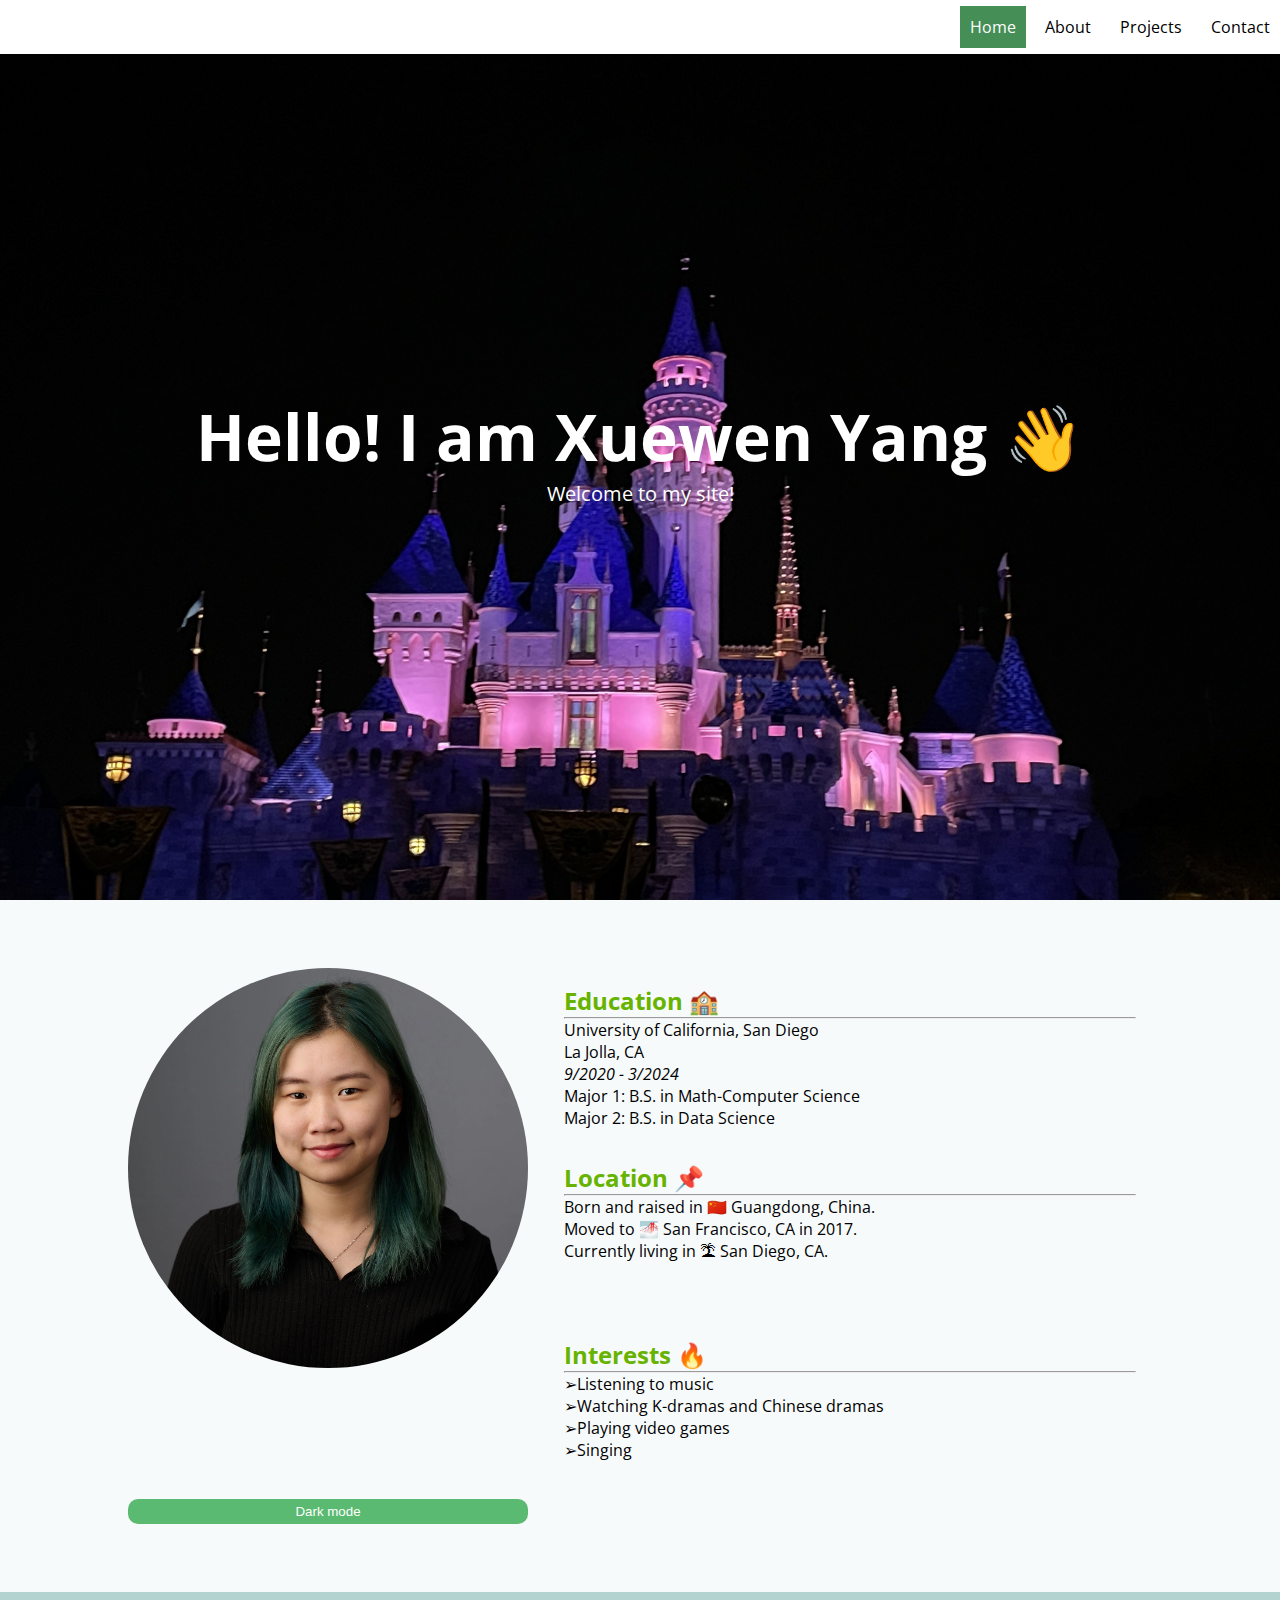
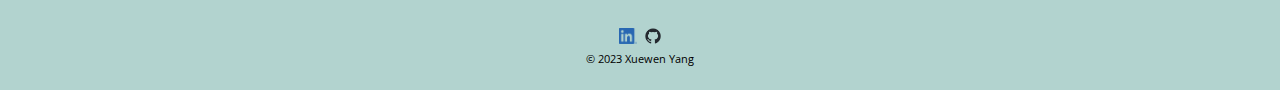
<file: index.html>
<!DOCTYPE html>
<html lang="en">
    <head>
        <meta charset="UTF-8">
        <title>Portfolio</title>
        <meta name="description"
            content="Portfolio Web page built by Xuewen Yang">
        <meta name="author" content="Xuewen Yang">
        <meta name="viewport" content="width=device-width, initial-scale=1.0">
        <link href="https://fonts.googleapis.com/css?family=Open+Sans"
            rel="stylesheet">
        <link type="text/css" href="css/styles.css" rel="stylesheet">
        <link type="text/css" href="css/styles-home.css" rel="stylesheet"
            !important>
        <link href="#" rel="icon">
        <script src="#"></script>
    </head>
    <body>
        <header>
            <h1>Hello! I am Xuewen Yang &#128075;</h1>
            <h3>Welcome to my site!</h3>
            <input type="checkbox" id="side-menu">
            <label class="hamburger" for="side-menu">
                <span class="hamb-line"></span>
                <span class="hamb-line"></span>
                <span class="hamb-line"></span>
            </label>
            <nav>
                <ul>
                    <li><a href="index.html" class="nav-home">Home</a></li>
                    <li><a href="/pages/about.html" class="nav-about">About</a></li>
                    <li><a href="/pages/projects.html" class="nav-project">Projects</a></li>
                    <li><a href="/pages/contact.html" class="nav-contact">Contact</a></li>
                </ul>
            </nav>
        </header>

        <main>
            <button id="mode">Dark mode</button>
            <picture class="headshot">
                <source srcset="../media/headshot.webp" type="image/webp">
                <img src="../media/headshot.jpg" alt="Headshot of Xuewen Yang" />
            </picture>
            <section class="education">
                <h2>Education &#127979;</h2>
                <hr />
                <p>University of California, San Diego</p>
                <p>La Jolla, CA</p>
                <p><em>9/2020 - 3/2024</em></p>
                <p>Major 1: B.S. in Math-Computer Science</p>
                <p>Major 2: B.S. in Data Science</p>
            </section>
            <section class="location">
                <h2>Location &#128204;</h2>
                <hr />
                <p>Born and raised in &#127464;&#127475; Guangdong, China.</p>
                <p>Moved to &#127745; San Francisco, CA in 2017.</p>
                <p>Currently living in &#127965; San Diego, CA.</p>
            </section>
            <section class="interests">
                <h2>Interests &#128293;</h2>
                <hr />
                <ul>
                    <li>Listening to music</li>
                    <li>Watching K-dramas and Chinese dramas</li>
                    <li>Playing video games</li>
                    <li>Singing</li>
                </ul>
            </section>
        </main>

        <footer>
            <div id="footer-logo">
                <a href="https://www.linkedin.com/in/xuewen-daphne-yang/"
                    target="_blank"><img src="../media/linkedin-icon.png"
                        alt="linkedin profile"></a>
                <a href="https://github.com/daphneyyy" target="_blank"><img
                        src="../media/github-icon.png" alt="github profile"></a>
            </div>
            <span>&copy; 2023 Xuewen Yang</span>
        </footer>
        <script src="js/scripts.js"></script>
    </body>
</html>
</file>
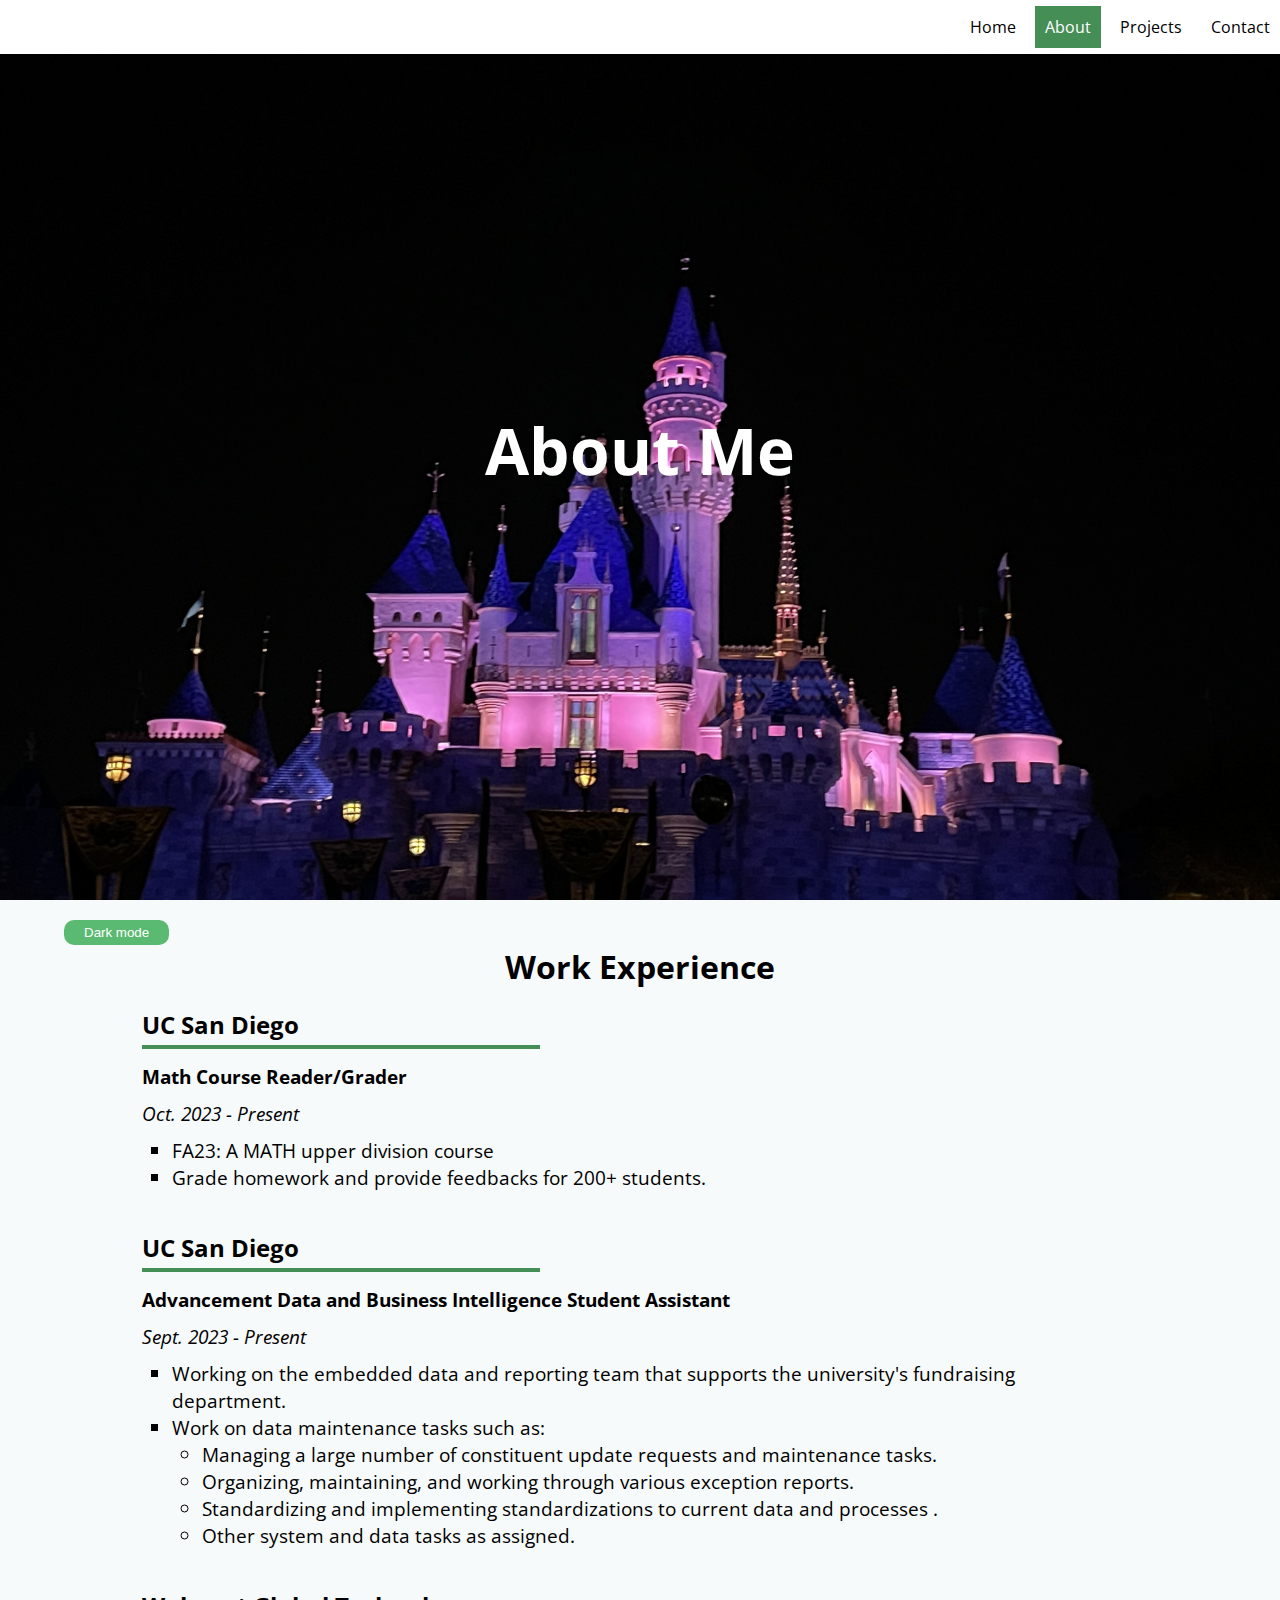
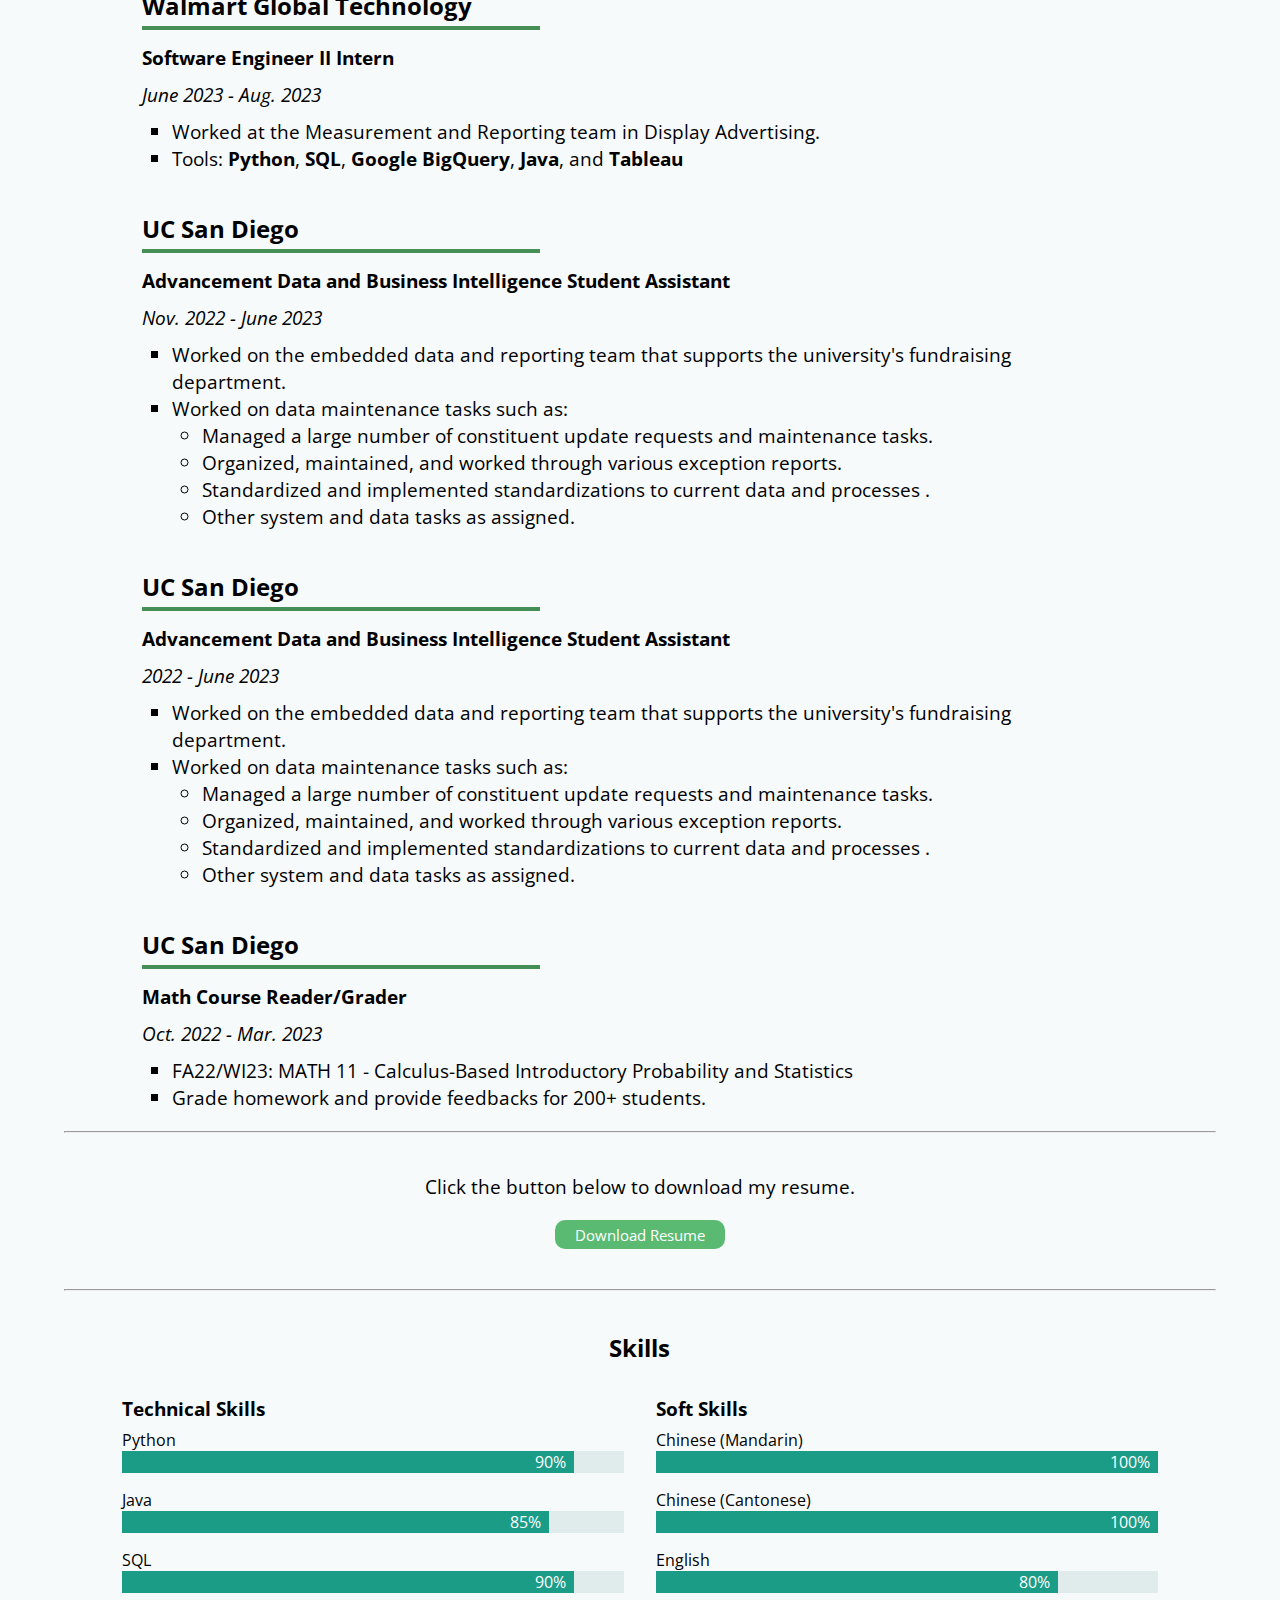
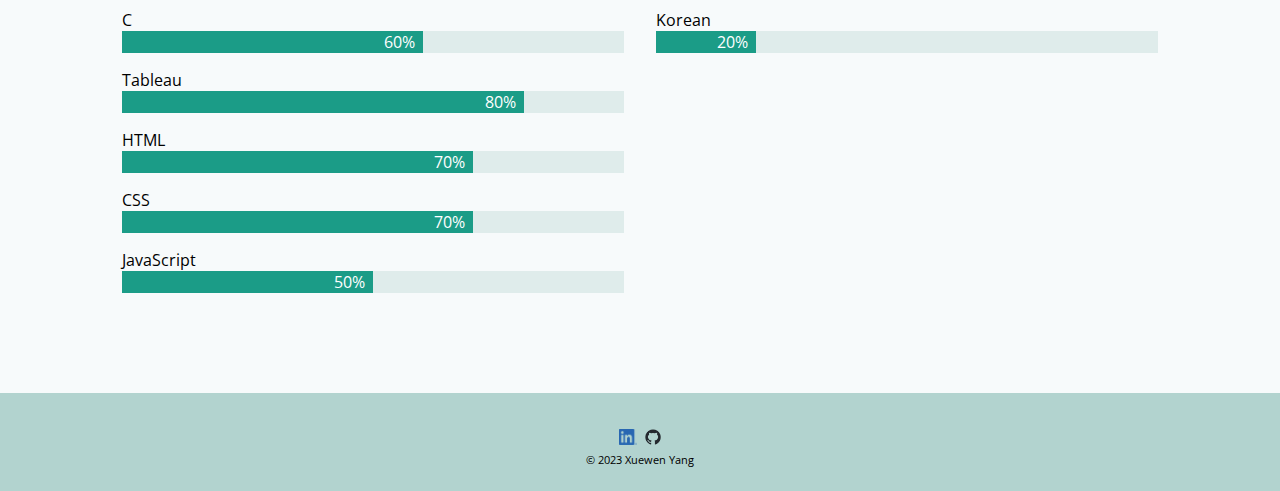
<file: pages/about.html>
<!DOCTYPE html>
<html lang="en">
    <head>
        <title>About Me</title>
        <meta name="viewport" content="width=device-width, initial-scale=1.0">
        <link href="https://fonts.googleapis.com/css?family=Open+Sans"
            rel="stylesheet">
        <link type="text/css" href="../css/styles.css" rel="stylesheet">
        <link type="text/css" href="../css/styles-about.css" rel="stylesheet">
    </head>
    <body>
        <header>
            <h1>About Me</h1>
            <input type="checkbox" id="side-menu">
            <label class="hamburger" for="side-menu">
                <span class="hamb-line"></span>
                <span class="hamb-line"></span>
                <span class="hamb-line"></span>
            </label>
            <nav>
                <ul>
                    <li><a href="../index.html" class="nav-home">Home</a></li>
                    <li><a href="about.html" class="nav-about">About</a></li>
                    <li><a href="projects.html" class="nav-project">Projects</a></li>
                    <li><a href="contact.html" class="nav-contact">Contact</a></li>
                </ul>
            </nav>
        </header>
        <main>
            <button id="mode">Dark mode</button>
            <section class="work">
                <h2>Work Experience</h2>
                <ul>
                    <li>
                        <h3>UC San Diego</h3>
                        <p><strong>Math Course Reader/Grader</strong></p>
                        <p>Oct. 2023 - Present</p>
                        <ul class="work-description">
                            <li>FA23: A MATH upper division course</li>
                            <li>Grade homework and provide feedbacks for
                                200+ students.</li>
                        </ul>
                    </li>
                    <li>
                        <h3>UC San Diego</h3>
                        <p><strong>Advancement Data and Business
                                Intelligence Student Assistant</strong></p>
                        <p>Sept. 2023 - Present</p>
                        <ul class="work-description">
                            <li>Working on the embedded data and reporting team
                                that supports the university's fundraising
                                department.</li>
                            <li>Work on data maintenance tasks such as:
                                <ul>
                                    <li>Managing a large number of constituent
                                        update requests and maintenance tasks.</li>
                                    <li>Organizing, maintaining, and working
                                        through various exception reports.</li>
                                    <li>Standardizing and implementing
                                        standardizations to current data and
                                        processes .</li>
                                    <li>Other system and data tasks as assigned.</li>
                                </ul>
                            </li>
                        </ul>
                    </li>
                    <li>
                        <h3>Walmart Global Technology</h3>
                        <p><strong>Software Engineer II Intern</strong></p>
                        <p>June 2023 - Aug. 2023</i></p>
                        <ul class="work-description">
                            <li>Worked at the Measurement and Reporting team in Display Advertising.</li>
                            <li>Tools: <strong>Python</strong>, <strong>SQL</strong>,
                                <strong>Google BigQuery</strong>, <strong>Java</strong>,
                                and <strong>Tableau</strong></li>
                        </ul>
                    </li>
                    <li>
                        <h3>UC San Diego</h3>
                        <p><strong>Advancement Data and Business
                                Intelligence Student Assistant</strong></p>
                        <p>Nov. 2022 - June 2023</p>
                        <ul class="work-description">
                            <li>Worked on the embedded data and reporting team
                                that supports the university's fundraising
                                department.</li>
                            <li>Worked on data maintenance tasks such as:
                                <ul>
                                    <li>Managed a large number of constituent
                                        update requests and maintenance tasks.</li>
                                    <li>Organized, maintained, and worked
                                        through various exception reports.</li>
                                    <li>Standardized and implemented
                                        standardizations to current data and
                                        processes .</li>
                                    <li>Other system and data tasks as assigned.</li>
                                </ul>
                            </li>
                        </ul>
                    </li>
                    <li>
                        <h3>UC San Diego</h3>
                        <p><strong>Advancement Data and Business
                                Intelligence Student Assistant</strong></p>
                        <p>2022 - June 2023</p>
                        <ul class="work-description">
                            <li>Worked on the embedded data and reporting team
                                that supports the university's fundraising
                                department.</li>
                            <li>Worked on data maintenance tasks such as:
                                <ul>
                                    <li>Managed a large number of constituent
                                        update requests and maintenance tasks.</li>
                                    <li>Organized, maintained, and worked
                                        through various exception reports.</li>
                                    <li>Standardized and implemented
                                        standardizations to current data and
                                        processes .</li>
                                    <li>Other system and data tasks as assigned.</li>
                                </ul>
                            </li>
                        </ul>
                    </li>
                    <li>
                        <h3>UC San Diego</h3>
                        <p><strong>Math Course Reader/Grader</strong></p>
                        <p>Oct. 2022 - Mar. 2023</p>
                        <ul class="work-description">
                            <li>FA22/WI23: MATH 11 - Calculus-Based
                                Introductory Probability and Statistics</li>
                            <li>Grade homework and provide feedbacks for
                                200+ students.</li>
                        </ul>
                    </li>
                </ul>
            </section>
            <hr />
            <section class="resume">
                <p>Click the button below to download my resume.</p>
                <a href="../documents/Xuewen_Yang_Resume.pdf"
                    target="Xuewen_Yang_Resume.pdf" class="download-button">Download
                    Resume</a>
            </section>
            <hr />
            <section class="skills">
                <h2>Skills</h2>
                <div class="skills-container">
                    <div class="tech-skills">
                        <h3>Technical Skills</h3>
                        <div class="skill">
                            <p>Python</p>
                            <div class="skill-bar">
                                <div class="skill-level percent90">90%</div>
                            </div>
                        </div>
                        <div class="skill">
                            <p>Java</p>
                            <div class="skill-bar">
                                <div class="skill-level percent85">85%</div>
                            </div>
                        </div>
                        <div class="skill">
                            <p>SQL</p>
                            <div class="skill-bar">
                                <div class="skill-level percent90">90%</div>
                            </div>
                        </div>
                        <div class="skill">
                            <p>C</p>
                            <div class="skill-bar">
                                <div class="skill-level percent60">60%</div>
                            </div>
                        </div>
                        <div class="skill">
                            <p>Tableau</p>
                            <div class="skill-bar">
                                <div class="skill-level percent80">80%</div>
                            </div>
                        </div>
                        <div class="skill">
                            <p>HTML</p>
                            <div class="skill-bar">
                                <div class="skill-level percent70">70%</div>
                            </div>
                        </div>
                        <div class="skill">
                            <p>CSS</p>
                            <div class="skill-bar">
                                <div class="skill-level percent70">70%</div>
                            </div>
                        </div>
                        <div class="skill">
                            <p>JavaScript</p>
                            <div class="skill-bar">
                                <div class="skill-level percent50">50%</div>
                            </div>
                        </div>
                    </div>
                    <div class="soft-skills">
                        <h3>Soft Skills</h3>
                        <div class="skill">
                            <p>Chinese (Mandarin)</p>
                            <div class="skill-bar">
                                <div class="skill-level percent100">100%</div>
                            </div>
                        </div>
                        <div class="skill">
                            <p>Chinese (Cantonese)</p>
                            <div class="skill-bar">
                                <div class="skill-level percent100">100%</div>
                            </div>
                        </div>
                        <div class="skill">
                            <p>English</p>
                            <div class="skill-bar">
                                <div class="skill-level percent80">80%</div>
                            </div>
                        </div>
                        <div class="skill">
                            <p>Korean</p>
                            <div class="skill-bar">
                                <div class="skill-level percent20">20%</div>
                            </div>
                        </div>
                    </div>
                </div>
            </section>
        </main>

        <footer>
            <div id="footer-logo">
                <a href="https://www.linkedin.com/in/xuewen-daphne-yang/"
                    target="_blank"><img src="../media/linkedin-icon.png"
                        alt="linkedin profile"></a>
                <a href="https://github.com/daphneyyy" target="_blank"><img
                        src="../media/github-icon.png" alt="github profile"></a>
            </div>
            <span>&copy; 2023 Xuewen Yang</span>
        </footer>
        <script src="../js/scripts.js"></script>
    </body>
</html>
</file>
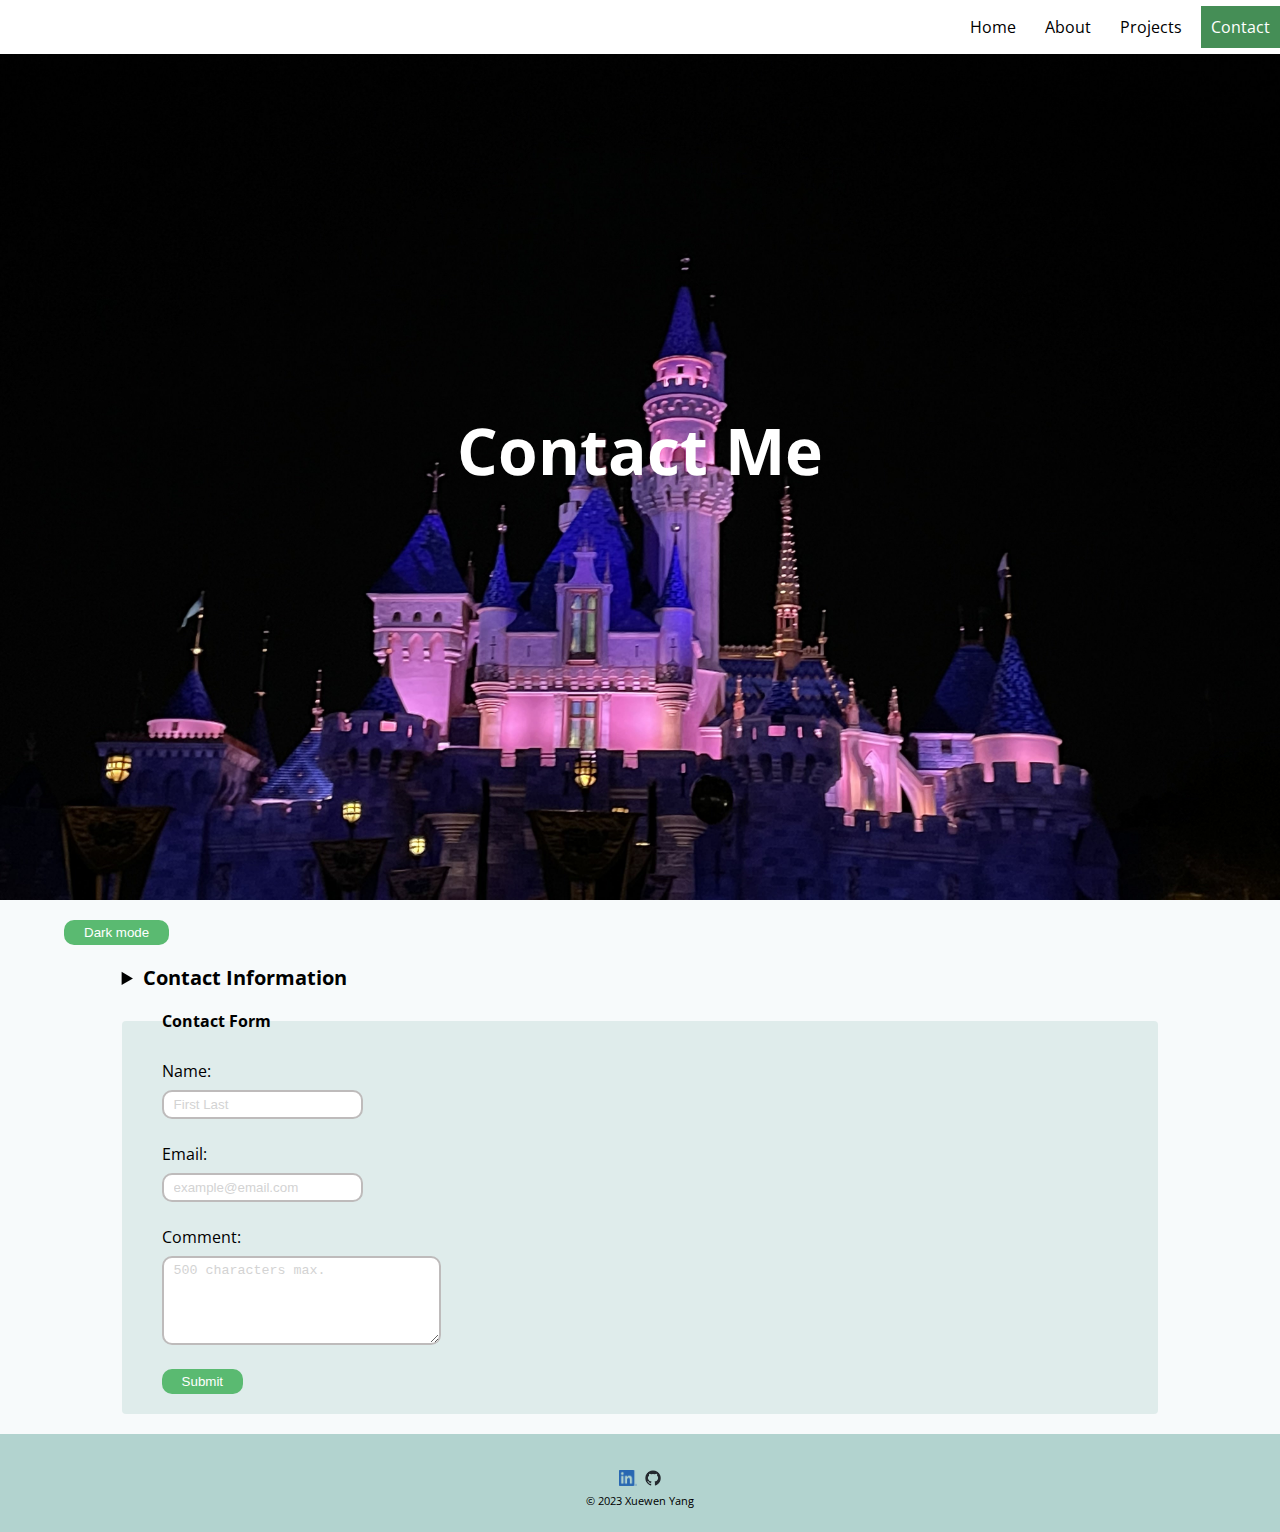
<file: pages/contact.html>
<!DOCTYPE html>
<html lang="en">
    <head>
        <title>Contact Me</title>
        <meta name="viewport" content="width=device-width, initial-scale=1.0">
        <link href="https://fonts.googleapis.com/css?family=Open+Sans"
            rel="stylesheet">
        <link type="text/css" href="../css/styles.css" rel="stylesheet">
        <link type="text/css" href="../css/styles-contact.css" rel="stylesheet">
    </head>
    <body>
        <header>
            <h1>Contact Me</h1>
            <input type="checkbox" id="side-menu">
            <label class="hamburger" for="side-menu">
                <span class="hamb-line"></span>
                <span class="hamb-line"></span>
                <span class="hamb-line"></span>
            </label>
            <nav>
                <ul>
                    <li><a href="../index.html" class="nav-home">Home</a></li>
                    <li><a href="about.html" class="nav-about">About</a></li>
                    <li><a href="projects.html" class="nav-project">Projects</a></li>
                    <li><a href="contact.html" class="nav-contact">Contact</a></li>
                </ul>
            </nav>
        </header>

        <main>
            <button id="mode">Dark mode</button>
            <details class="contact_info">
                <summary>Contact Information</summary>
                <p>Email: xuy001@ucsd.edu</p>
                <p>Email: xuewenyang1@gmail.com</p>
            </details>
            <form action="https://httpbin.org/post" method="post">
                <fieldset class="contact_form">
                    <legend><b>Contact Form</b></legend>
                    <div class="form_info">
                        <label for="last_name">Name:</label>
                        <input type="text" id="name" name="name" required
                            placeholder="First Last">
                        <div class="output-message">
                            <output class="error-message" for="name"></output>
                            <output class="info-message" for="name"></output>
                        </div>
                    </div>
                    <div class="form_info">
                        <label for="email">Email:</label>
                        <input type="email" id="email" name="email" required
                            placeholder="example@email.com">
                        <div class="output-message">
                            <output class="error-message" for="email"></output>
                            <output class="info-message" for="email"></output>
                        </div>
                    </div>
                    <div class="form_info">
                        <label for="comment">Comment:</label>
                        <textarea id="comment" name="comment" rows="5" cols="30"
                            maxlength="500"
                            required placeholder="500 characters max."></textarea>
                        <div class="output-message">
                            <output class="error-message" for="comment"></output>
                            <output class="info-message" for="comment"></output>
                        </div>
                    </div>
                    <input type="hidden" id="possible_bot" name="possible_bot"
                        value="true">
                    <button type="submit">Submit</button>
                </fieldset>
            </form>
        </main>

        <footer>
            <div id="footer-logo">
                <a href="https://www.linkedin.com/in/xuewen-daphne-yang/"
                    target="_blank"><img src="../media/linkedin-icon.png"
                        alt="linkedin profile" width="auto" height="40px"></a>
                <a href="https://github.com/daphneyyy" target="_blank"><img
                        src="../media/github-icon.png" alt="github profile"
                        width="auto" height="40px"></a>
            </div>
            <span>&copy; 2023 Xuewen Yang</span>
        </footer>
        <script src="../js/scripts.js"></script>
        <script src="../js/scripts-contact.js"></script>
    </body>
</html>
</file>
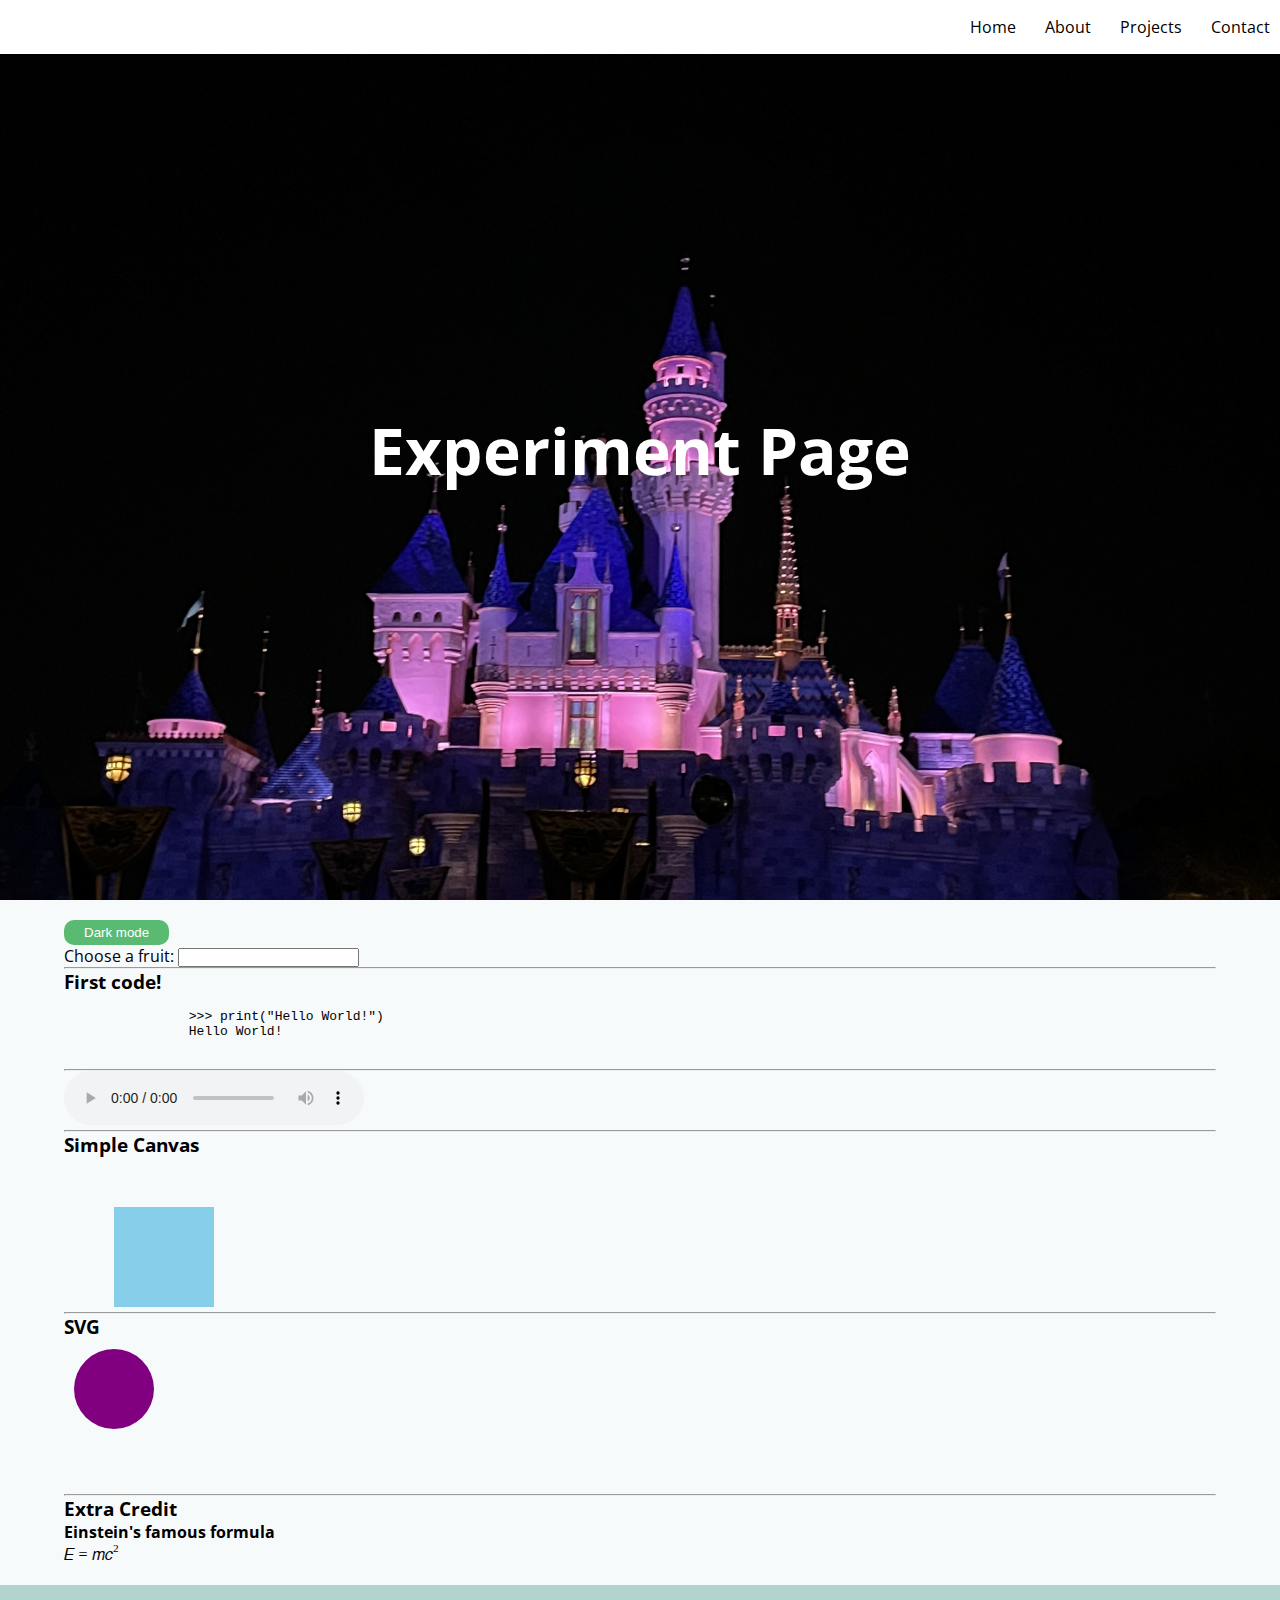
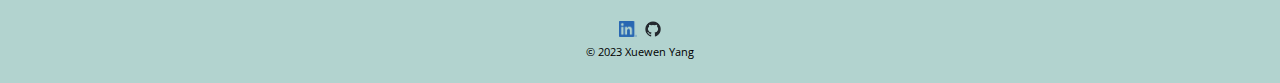
<file: pages/experiment.html>
<!DOCTYPE html>
<html lang="en">
<head>
    <title>Experiment</title>
    <meta name="viewport" content="width=device-width, initial-scale=1.0">
    <link href="https://fonts.googleapis.com/css?family=Open+Sans" rel="stylesheet">
    <link type="text/css" href="../css/styles.css" rel="stylesheet">
</head>
<body>
    <header>
        <h1>Experiment Page</h1>
        <input type="checkbox" id="side-menu">
        <label class="hamburger" for="side-menu">
            <span class="hamb-line"></span>
            <span class="hamb-line"></span>
            <span class="hamb-line"></span>
        </label>
        <nav>
            <ul>
                <li><a href="../index.html">Home</a></li>
                <li><a href="about.html">About</a></li>
                <li><a href="projects.html">Projects</a></li>
                <li><a href="contact.html">Contact</a></li>
<!--                <li><a href="experiment.html">Experiment</a></li>-->
            </ul>
        </nav>
    </header>

    <main>
        <button id="mode">Dark mode</button>
        <div>
            <label for="fruits">Choose a fruit:</label>
            <input list="fruitList" id="fruits" name="fruits">
            <datalist id="fruitList">
                <option value="Apple">
                <option value="Banana">
                <option value="Cherry">
                <option value="Grape">
                <option value="Orange">
            </datalist>
        </div>
        <hr>
        <div>
            <h3>First code!</h3>
            <pre>
                <code>
                >>> print("Hello World!")
                Hello World!
                </code>
            </pre>
        </div>
        <hr>
        <template>
            <p>Hello! This is a template!</p>
            <hr>
        </template>
        <audio controls>
            <source src="#" type="audio/mpeg">
            Your browser does not support the audio element.
        </audio>
        <hr>
        <div class="canvas">
            <h3>Simple Canvas</h3>
            <canvas id="myCanvas"></canvas>
            <script>
                var canvas = document.getElementById("myCanvas");
                var context = canvas.getContext("2d");
                context.fillStyle = "skyblue";
                context.fillRect(50, 50, 100, 100);
            </script>
        </div>
        <hr>
        <div>
            <h3>SVG</h3>
            <svg>
                <circle cx="50" cy="50" r="40" fill="purple" />
            </svg>
        </div>
        <hr>
        <section id="ec">
            <h3>Extra Credit</h3>
            <div>
                <h4>Einstein's famous formula</h4>
                <math>
                    <mrow>
                        <mi>E</mi>
                        <mo>=</mo>
                        <mi>m</mi>
                        <msup>
                            <mi>c</mi>
                            <mn>2</mn>
                        </msup>
                    </mrow>
                </math>
            </div>
        </section>
    </main>

    <footer>
        <div id="footer-logo">
            <a href="https://www.linkedin.com/in/xuewen-daphne-yang/" target="_blank"><img src="../media/linkedin-icon.png" alt="linkedin profile"></a>
            <a href="https://github.com/daphneyyy" target="_blank"><img src="../media/github-icon.png" alt="github profile"></a>
        </div>
        <span>&copy; 2023 Xuewen Yang</span>
    </footer>
    <script src="../js/scripts.js"></script>
</body>
</html>
</file>
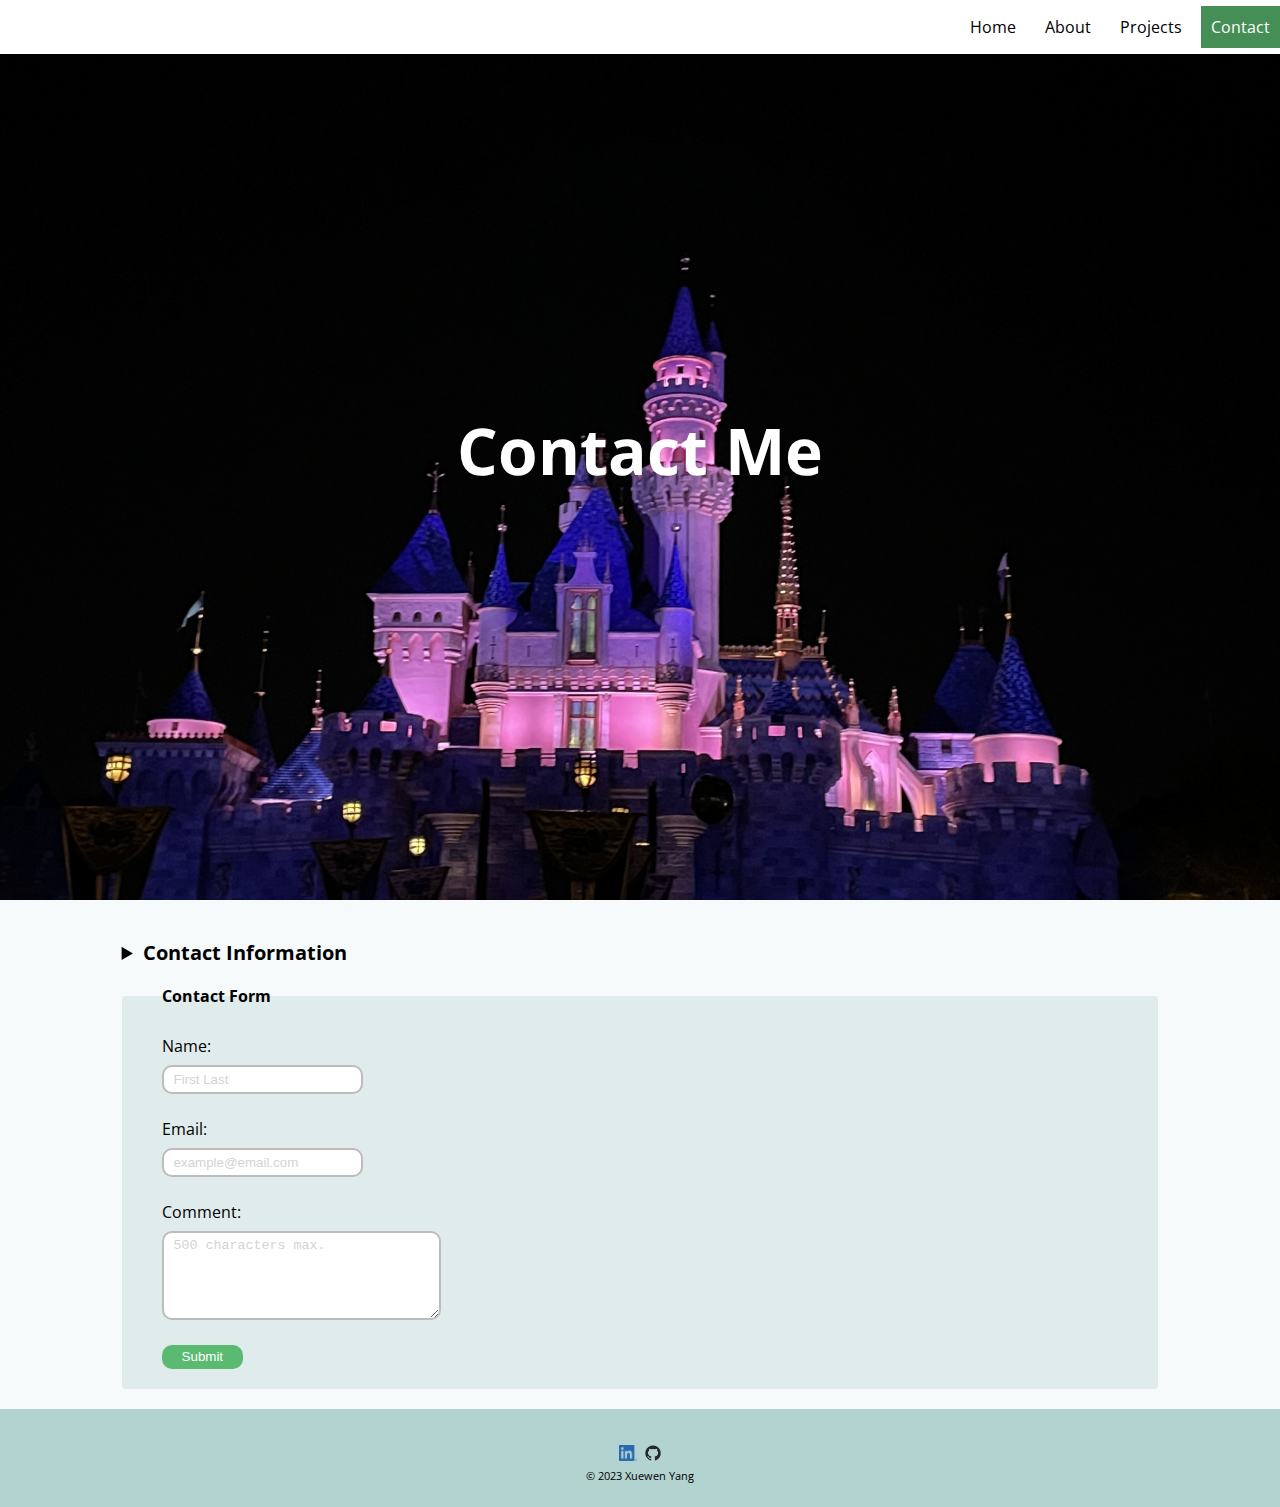
<file: pages/form-no-js.html>
<!DOCTYPE html>
<html lang="en">
    <head>
        <title>Contact Me</title>
        <meta name="viewport" content="width=device-width, initial-scale=1.0">
        <link href="https://fonts.googleapis.com/css?family=Open+Sans"
            rel="stylesheet">
        <link type="text/css" href="../css/styles.css" rel="stylesheet">
        <link type="text/css" href="../css/styles-contact.css" rel="stylesheet">
    </head>
    <body>
        <header>
            <h1>Contact Me</h1>
            <input type="checkbox" id="side-menu">
            <label class="hamburger" for="side-menu">
                <span class="hamb-line"></span>
                <span class="hamb-line"></span>
                <span class="hamb-line"></span>
            </label>
            <nav>
                <ul>
                    <li><a href="../index.html" class="nav-home">Home</a></li>
                    <li><a href="about.html" class="nav-about">About</a></li>
                    <li><a href="projects.html" class="nav-project">Projects</a></li>
                    <li><a href="contact.html" class="nav-contact">Contact</a></li>
                </ul>
            </nav>
        </header>

        <main>
            <details class="contact_info">
                <summary>Contact Information</summary>
                <p>Email: xuy001@ucsd.edu</p>
                <p>Email: xuewenyang1@gmail.com</p>
            </details>
            <form action="https://httpbin.org/post" method="post">
                <fieldset class="contact_form">
                    <legend><b>Contact Form</b></legend>
                    <div class="form_info">
                        <label for="last_name">Name:</label>
                        <input type="text" id="name" name="name" required
                            placeholder="First Last">
                        <div class="output-message">
                            <output class="error-message" for="name"></output>
                            <output class="info-message" for="name"></output>
                        </div>
                    </div>
                    <div class="form_info">
                        <label for="email">Email:</label>
                        <input type="email" id="email" name="email" required
                            placeholder="example@email.com">
                        <div class="output-message">
                            <output class="error-message" for="email"></output>
                            <output class="info-message" for="email"></output>
                        </div>
                    </div>
                    <div class="form_info">
                        <label for="comment">Comment:</label>
                        <textarea id="comment" name="comment" rows="5" cols="30"
                            maxlength="500"
                            placeholder="500 characters max."
                            pattern="^[\w\s.,'()!?-]*$"
                            required ></textarea>
                        <div class="output-message">
                            <output class="error-message" for="comment"></output>
                            <output class="info-message" for="comment"></output>
                        </div>
                    </div>
                    <input type="hidden" id="possible_bot" name="possible_bot"
                        value="true">
                    <button type="submit">Submit</button>
                </fieldset>
            </form>
        </main>

        <footer>
            <div id="footer-logo">
                <a href="https://www.linkedin.com/in/xuewen-daphne-yang/"
                    target="_blank"><img src="../media/linkedin-icon.png"
                        alt="linkedin profile" width="auto" height="40px"></a>
                <a href="https://github.com/daphneyyy" target="_blank"><img
                        src="../media/github-icon.png" alt="github profile"
                        width="auto" height="40px"></a>
            </div>
            <span>&copy; 2023 Xuewen Yang</span>
        </footer>
    </body>
</html>
</file>
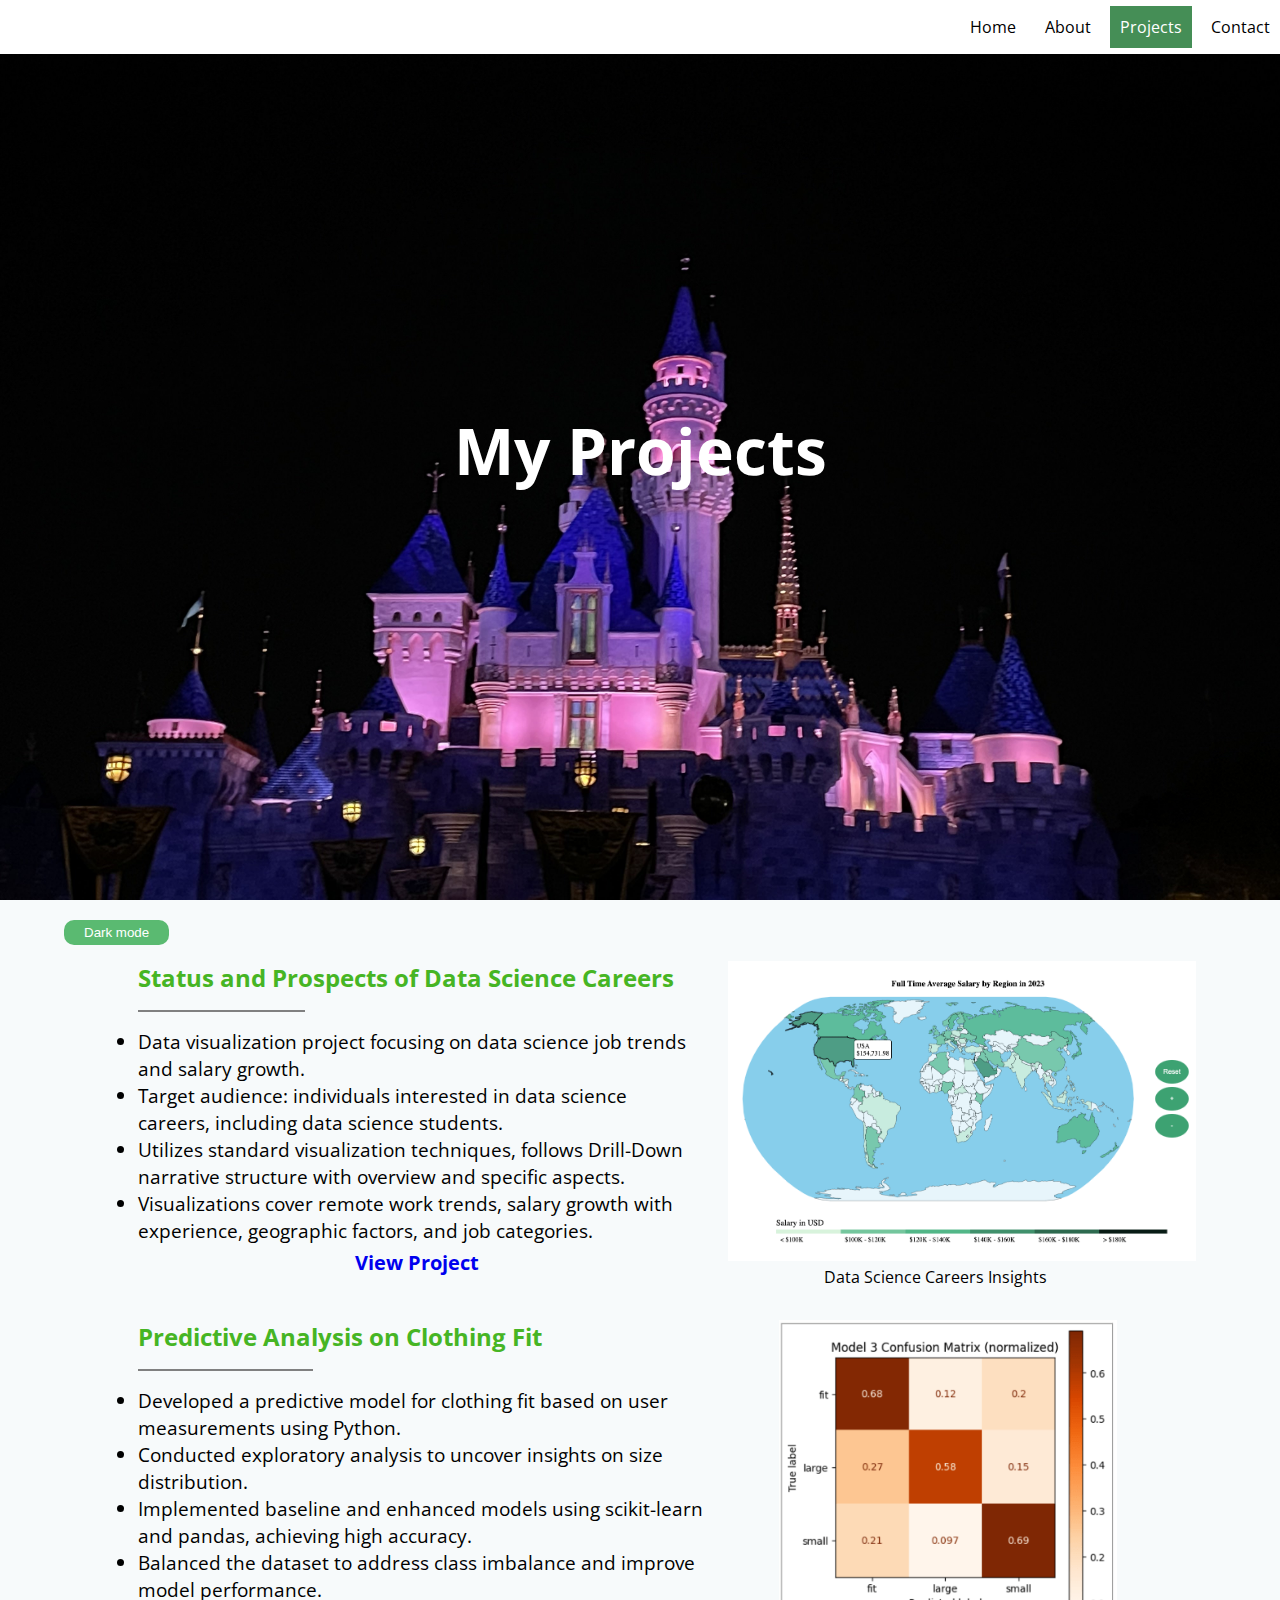
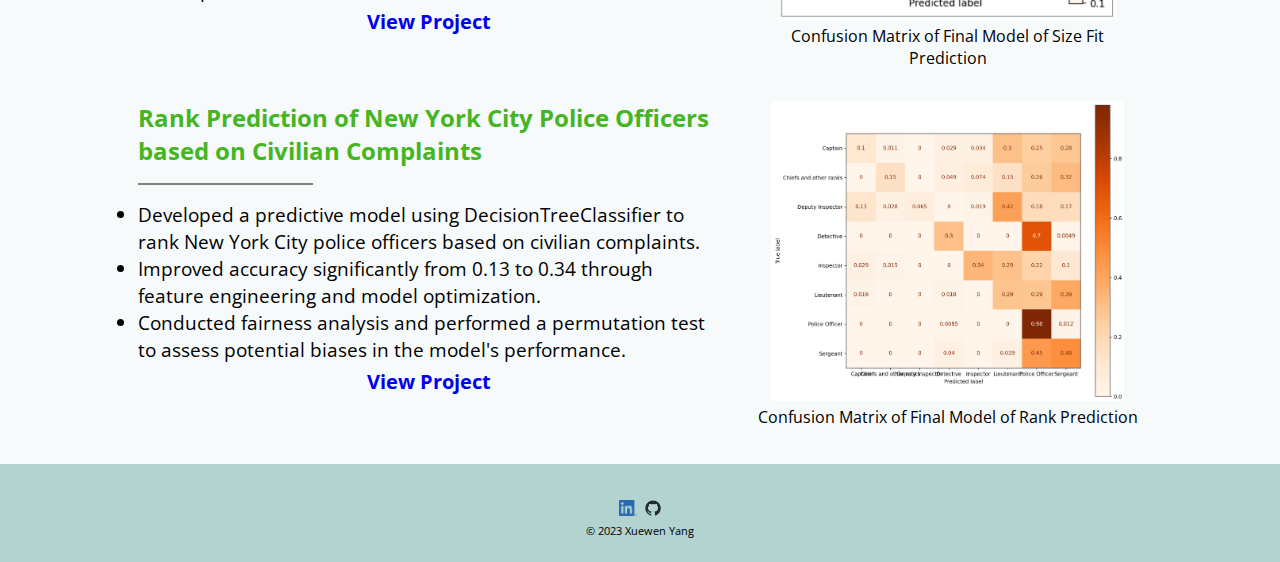
<file: pages/projects.html>
<!DOCTYPE html>
<html lang="en">
    <head>
        <title>Projects</title>
        <meta name="viewport" content="width=device-width, initial-scale=1.0">
        <link href="https://fonts.googleapis.com/css?family=Open+Sans"
            rel="stylesheet">
        <link type="text/css" href="../css/styles.css" rel="stylesheet">
        <link type="text/css" href="../css/styles-projects.css" rel="stylesheet">
    </head>
    <body>
        <header>
            <h1>My Projects</h1>
            <input type="checkbox" id="side-menu">
            <label class="hamburger" for="side-menu">
                <span class="hamb-line"></span>
                <span class="hamb-line"></span>
                <span class="hamb-line"></span>
            </label>
            <nav>
                <ul>
                    <li><a href="../index.html" class="nav-home">Home</a></li>
                    <li><a href="about.html" class="nav-about">About</a></li>
                    <li><a href="projects.html" class="nav-project">Projects</a></li>
                    <li><a href="contact.html" class="nav-contact">Contact</a></li>
                </ul>
            </nav>
        </header>
        <main>
            <button id="mode">Dark mode</button>
            <section class="project">
                <div class="project-content">
                    <h2>Status and Prospects of Data Science Careers</h2>
                    <ul class="proj-description">
                        <li>Data visualization project focusing on data science job trends and salary growth.</li>
                        <li>Target audience: individuals interested in data science careers, including data science students.</li>
                        <li>Utilizes standard visualization techniques, follows Drill-Down narrative structure with overview and specific aspects.</li>
                        <li>Visualizations cover remote work trends, salary growth with experience, geographic factors, and job categories.</li>
                    </ul>
                    <a href="https://github.com/daphneyyy/dsc106-final-project">View Project</a>
                </div>
                <figure>
                    <picture>
                        <source media="(min-width:1025px)" srcset="../media/proj1_c.png" type="image/png">
                        <img src="../media/proj1.png" alt="Project 1 Image: Data Science Careers Insights">
                    </picture>
                    <figcaption>Data Science Careers Insights</figcaption>
                </figure>
            </section>
            <section class="project">
                <div class="project-content">
                    <h2>Predictive Analysis on Clothing Fit</h2>
                    <ul class="proj-description">
                        <li>Developed a predictive model for clothing fit based on user measurements using Python.</li>
                        <li>Conducted exploratory analysis to uncover insights on size distribution.</li>
                        <li>Implemented baseline and enhanced models using scikit-learn and pandas, achieving high accuracy.</li>
                        <li>Balanced the dataset to address class imbalance and improve model performance.</li>
                    </ul>
                    <a href="https://github.com/wehu5/CSE158_Assignment2/blob/main/CSE158_A2_Written_Report.pdf">View Project</a>
                </div>
                <figure>
                    <img src="../media/proj2.png" alt="Project 2 Image: confusion matrix">
                    <figcaption>Confusion Matrix of Final Model of Size Fit Prediction</figcaption>
                </figure>
            </section>
            <section class="project">
                <div class="project-content">
                    <h2>Rank Prediction of New York City Police Officers based on Civilian Complaints</h2>
                    <ul class="proj-description">
                        <li>Developed a predictive model using DecisionTreeClassifier to rank
                            New York City police officers based on civilian complaints.</li>
                        <li>Improved accuracy significantly from 0.13 to 0.34 through feature
                            engineering and model optimization.</li>
                        <li>Conducted fairness analysis and performed a permutation test to
                            assess potential biases in the model's performance.</li>
                    </ul>
                    <a href="https://github.com/daphneyyy/DSC80_Proj5/blob/main/proj5.ipynb">View Project</a>
                </div>
                <figure>
                    <img src="../media/proj3.png" alt="Project 3 Image: confusion matrix">
                    <figcaption>Confusion Matrix of Final Model of Rank Prediction</figcaption>
                </figure>
            </section>
        </main>
        <footer>
            <div id="footer-logo">
                <a href="https://www.linkedin.com/in/xuewen-daphne-yang/"
                    target="_blank"><img src="../media/linkedin-icon.png"
                        alt="linkedin profile"></a>
                <a href="https://github.com/daphneyyy" target="_blank"><img
                        src="../media/github-icon.png" alt="github profile"></a>
            </div>
            <span>&copy; 2023 Xuewen Yang</span>
        </footer>
        <script src="../js/scripts.js"></script>
    </body>
</html>
</file>
<file: css/styles.css>
:root {
    --main-color: rgb(178, 211, 207);
    --body-color: rgb(247, 250, 251);
    --button-color: rgb(90, 186, 113);
    --fallback-button-color: rgb(171, 250, 189);
    --button-color-hover: rgb(69, 142, 86);
    --font-family: "Open Sans", sans-serif;
    --fallback-font: Arial, sans-serif;
}

@keyframes bounce {
    0%, 20%, 50%, 80%, 100% {
      transform: translateY(0);
    }
    40% {
      transform: translateY(-40px);
    }
    60% {
      transform: translateY(-20px);
    }
}

* {
    margin: 0;
    padding: 0;
    box-sizing: border-box;
}

body {
    background-color: var(--body-color, white);
    font-family: var(--font-family, var(--fallback-font));
}

header {
    height: 100dvh;
    background: url("../media/background-min.jpg") no-repeat top;
    background-size: cover;
    text-align: center;
    display: flex;
    flex-direction: column;
    justify-content: center;
    align-items: center;
}

main {
    padding: 1.25rem 0;
    width: 90%;
    margin: 0 auto;
}

header h1 {
    font-size: 4rem;
    width: 90%;
    margin: 0 auto;
    color: white;
    animation: bounce 2s ease-in-out infinite
}

header h3 {
    font-weight: 400;
    font-size: 1.25rem;
    width: 90%;
    margin: 0 auto;
    color: white;
}

header nav {
    position: fixed;
    top: 0;
    width: 100%;
    background-color: white;
    padding: 1rem 0;
    overflow: hidden;
    > ul {
        list-style-type: none;
        float: right;
        > li {
            display: inline;
            > a {
                text-decoration: none;
                color: black;
                padding: 10px 10px;
                margin-left: 5px;
                font-size: 1rem;
                transition: color 0.3s ease;
            }
            > a:hover {
                background-color: var(--main-color, grey);
                transition: background-color 0.3s ease;
            }
        }
    }
}

header 

#side-menu {
    display: none;
}

.hamburger {
    display: block;
    position: fixed;
    top: 0;
    right: 0;
    margin: 0.25rem 1rem;
    cursor: pointer;
    z-index: 1;
    display: none;
    
}

.hamb-line {
    display: block;
    width: 25px;
    height: 3px;
    margin: 5px auto;
    -webkit-transition: all 0.3s ease-in-out;
    transition: all 0.3s ease-in-out;
    background-color: var(--button-color-hover, black);
}

footer {
    padding-top: 2rem;
    padding-bottom: 1.5rem;
    font-size: 0.7rem;
    background-color: var(--main-color, white);
    text-align: center;
}

#footer-logo {
    display: flex;
    flex-direction: row;
    justify-content: center;
    align-items: center;
    text-align: center;
}

#footer-logo img {
    height: 1.5rem;
    width: auto;
    padding: 0.25rem;
}

button {
    background-color: var(--button-color, var(--fallback-button-color));
    color: white;
    border-radius: 10px;
    padding: 0.3rem 1.25rem;
    border: 0;
    display: inline-block;
    cursor: pointer;
    transition: background-color 0.3s ease;
}

button:hover {
    background-color: var(--button-color-hover, black);
}

body.dark {
    background-color: #1a1a1a;
    color: #fff;
}

body.dark footer {
    background-color: rgb(80, 146, 139);
    color: #fff;
}

body.dark nav {
    background-color: #1a1a1a;
}

body.dark nav a {
    color: #fff;
}

body.dark nav a:hover {
    background-color: rgb(55, 113, 88);
}

body, #mode {
    transition: background-color 0.3s ease, color 0.3s ease;
}

@media screen and (max-width: 480px) {
    header h1 {
        font-size: 2rem;
        margin-top: 2rem;
        padding-top: 4rem;
    }
    header h3 {
        font-size: 1rem;
        padding-bottom: 2rem;
    }
    .hamburger {
        display: block;
        z-index: 2;
    }
    header nav {
        display: none;
    }
    header nav ul {
        text-align: left;
        float: left;
        max-height: 500px;
    }
    header nav ul li {
        display: block;
        margin: 10px 0;
        padding: 10px 0;
    }
    #side-menu:checked ~ .hamburger .hamb-line:nth-child(1) {
        -webkit-transform: translateY(8px) rotate(45deg);
        transform: translateY(8px) rotate(45deg);
    }
    #side-menu:checked ~ .hamburger .hamb-line:nth-child(2) {
        opacity: 0;
    }
    #side-menu:checked ~ .hamburger .hamb-line:nth-child(3) {
        -webkit-transform: translateY(-8px) rotate(-45deg);
        transform: translateY(-8px) rotate(-45deg);
    }
    #side-menu:checked + label + nav {
        display: block;
        transition: all 0.3s ease;
        z-index: 1;
    }
}

@media screen and (min-width: 1000px) {
    header {
        background: url("../media/background-large.jpeg") no-repeat center;
        background-size: cover;
    }
}
</file>
<file: css/styles-home.css>
@import "styles.css";

header h1 {
    padding-bottom: 0;
}

.nav-home {
    background-color: var(--button-color-hover, grey);
    color: white;
    pointer-events: none;
}

main {
    display: grid;
    grid-template-columns: 1fr 2fr;
    grid-template-rows: repeat(3, 1fr);
    grid-column-gap: 20px;
    grid-row-gap: 0px;
    width: 80%;
    margin: 3rem auto;
}

.headshot {
    grid-area: 1 / 1 / 4 / 2;
    display: flex;
    justify-content: center;
}

.education {
    grid-area: 1 / 2 / 2 / 3;
}

.location {
    grid-area: 2 / 2 / 3 / 3;
}

.interests {
    grid-area: 3 / 2 / 4 / 3;
    > ul {
        list-style-type: none;
        > li::before {
            content: "\27a2";
        }
    }
}

.education, .location, .interests {
    margin: 1rem;
    text-align: left;
    flex: 1;
}

h2:has(+ hr) {
    color: color-mix(in srgb, yellow 40%, green);
}

@media screen and (max-width: 480px) {
    main {
        width: 80%;
        margin: 3rem auto;
        display: flex;
        flex-direction: column;
        justify-content: center;
        align-items: center;

    }
    .headshot {
        grid-area: 1 / 1 / 2 / 2;
    }

    .headshot img {
        border-radius: 20%;
        width: 100px;
        height: 100px;
    }
}

@media screen and (min-width: 481px) and (max-width: 1024px) {
    .headshot img {
        border-radius: 20%;
        width: 200px;
        height: 200px;
    }
}

@media screen and (min-width: 1025px) {
    .headshot img {
        border-radius: 50%;
        width: 400px;
        height: 400px;
    }
}
</file>
<file: css/styles-about.css>
@import "styles.css";

:root {
    --bar-background-color: rgb(223, 236, 235);
    --bar-color: rgb(27, 156, 135);
}

.nav-about {
    background-color: var(--button-color-hover, grey);
    color: white;
    pointer-events: none;
}

.work {
    display: flex;
    flex-direction: column;
    width: 90%;
    margin: 0 auto;
    word-wrap: break-word;
    > h2 {
        text-align: center;
        font-size: 2rem;
    }
    > ul {
        list-style-type: none;
        > li {
            padding: 20px;
            > h3 {
                font-size: 1.5rem;
                padding-bottom: 10px;
                &::after {
                    content: "";
                    display: block;
                    width: 40%;
                    height: 4px;
                    background-color: var(--button-color-hover, rgb(18, 138, 213));
                    margin: 4px 0;
                }
            }
            > p {
                font-size: 1.2rem;
                padding-bottom: 10px;
            }
        }
    }
}

p:has(+ ul) {
    font-style: italic;
    font-size: 1rem;
}

.work-description {
    font-size: 1.2rem;
    list-style-type: square;
    > li {
        margin: 0 30px;
        > ul {
            list-style-type: circle;
            > li {
                margin: 0 30px;
            }
        }
    }
}

.resume {
    text-align: center;
    padding: 40px 0;
    > p {
        font-size: 1.2rem;
        padding:0 0 20px;
    }
    > a.download-button {
        background-color: var(--button-color, var(--fallback-button-color));
        color: white;
        border-radius: 10px;
        font-size: 15px;
        padding: 0.3rem 1.25rem;
        border: 0;
        display: inline-block;
        cursor: pointer;
        transition: background-color 0.3s ease;
        text-decoration: none;
    }
    > a.download-button:hover {
        background-color: var(--button-color-hover, black);
    }
}

.skills {
    padding: 40px 0;
    width: 90%;
    margin: 0 auto;
    > h2 {
        text-align: center;
    }
}

.skills-container {
    display: grid;
    grid-template-columns: repeat(2, 1fr);
    grid-template-rows: 1fr;
    grid-column-gap: 2rem;
    grid-row-gap: 0px;
}

.tech-skills {
    grid-area: 1 / 1 / 2 / 2;
    padding: 2rem 0;
}

.soft-skills {
    grid-area: 1 / 2 / 2 / 3;
    padding: 2rem 0;
}

.skill {
    padding: 0.5rem 0;
}

.skill-bar {
    width: 100%;
    background-color: var(--bar-background-color, gray);
}

.skill-level {
    color: white;
    text-align: right;
    padding-right: 0.5rem;
    background-color: var(--bar-color, black);
}

.skill-bar .percent5   { width: 5%; }
.skill-bar .percent10  { width: 10%; }
.skill-bar .percent15  { width: 15%; }
.skill-bar .percent20  { width: 20%; }
.skill-bar .percent25  { width: 25%; }
.skill-bar .percent30  { width: 30%; }
.skill-bar .percent35  { width: 35%; }
.skill-bar .percent40  { width: 40%; }
.skill-bar .percent45  { width: 45%; }
.skill-bar .percent50  { width: 50%; }
.skill-bar .percent55  { width: 55%; }
.skill-bar .percent60  { width: 60%; }
.skill-bar .percent65  { width: 65%; }
.skill-bar .percent70  { width: 70%; }
.skill-bar .percent75  { width: 75%; }
.skill-bar .percent80  { width: 80%; }
.skill-bar .percent85  { width: 85%; }
.skill-bar .percent90  { width: 90%; }
.skill-bar .percent95  { width: 95%; }
.skill-bar .percent100 { width: 100%; }

@media screen and (max-width: 480px) {
    .work {
        width: 95%;
        margin: 0 auto;
        > h2 {
            font-size: 1.5rem;
        }
        > ul > li {
            > h3 {
                font-size: 1.25rem;
            }
            > p {
                font-size: 1rem;
            }
        }
    }

    .timeline {
        font-size: 1rem;
    }

    .work-description {
        width: 100%;
        font-size: 1rem;
    }

    .work-description li {
        margin: 0 10px;
    }

    .resume {
        padding: 30px 0;
        > p {
            font-size: 1.25rem;
            padding:0 0 20px;
        }
        > a.download-button {
            font-size: 15px;
        }
    }

    .skills {
        padding: 40px 0;
    }

    .skills-container {
        display: flex;
        flex-direction: column;
        > div {
            padding: 1rem 0;
        }
    }
}
</file>
<file: css/styles-contact.css>
@import "styles.css";

:root {
    --form-color: rgb(223, 236, 235);
    --border-color: rgb(190, 187, 187);
    --valid-color: rgb(93, 198, 118);
    --invalid-color: rgb(241, 75, 75);
}

.nav-contact {
    background-color: var(--button-color-hover, grey);
    color: white;
    pointer-events: none;
}

.contact_info {
    width: 90%;
    margin: 0 auto;
    padding: 1.2rem 0;
    > summary {
        font-size: 1.25rem;
        font-weight: bold;
        cursor: pointer;
    }
    > ul {
        list-style-type: none;
    }
}

.contact_form {
    background-color: var(--form-color, white);
    border-radius: 4px;
    border: 0px;
    padding: 20px 40px;
    width: 90%;
    margin: 0 auto;
}

.form_info {
    display: flex;
    flex-direction: column;
    align-items: flex-start;
    margin: 0.5rem 0;
    > label {
        width: 20%;
    }
}

.output-message {
    display: flex;
    flex-direction: row;
    align-items: center;
}

input, textarea {
    padding: 5px 10px;
    border-radius: 10px;
    border: 2px solid var(--border-color, grey);
}

input:valid, textarea:valid {
    border-color: var(--valid-color, green);
}

input:user-invalid, textarea:user-invalid {
    border-color: var(--invalid-color, red);
}

input::placeholder,
textarea::placeholder {
    color: lightgrey;
}

.info-message {
    font-size: 0.8rem;
    font-weight: bold;
    margin: 0;
    padding: 0;
    color: green;
    font-family: Roboto, sans-serif;
    transition: color 0.3s ease-out;
}

.error-message {
    font-size: 0.8rem;
    margin: 0;
    padding: 0;
    margin: 0.5rem;
    font-weight: bold;
    font-family: Roboto, sans-serif;
    color: red;
    animation: flashError 0.3s ease-out;
}

body.dark .contact_form {
    background-color: #646060;
}

body.dark .info-message {
    background-color: white;
}

body.dark .error-message {
    background-color: white;
}

@keyframes flashError {
    0%, 100% {
        opacity: 1;
    }
    50% {
        opacity: 0.5;
    }
}

@media screen and (max-width: 480px) {
    .contact_info {
        width: 100%;
        margin: 0 auto;
        padding: 1.2rem 0;
        > summary {
            font-size: 1rem;
            font-weight: bold;
            cursor: pointer;
        }
        > p {
            font-size: 0.9rem;
        }
    }

    .form_info {
        > input, textarea {
            width: 100%;
        }
    }
}

@media screen and (min-width: 481px) and (max-width: 1024px) {
    .contact_info {
        > summary {
            font-size: 1.1rem;
            font-weight: bold;
            cursor: pointer;
        }
        > p {
            font-size: 1rem;
        }
    }

    .form_info > label {
        margin-bottom: 0rem;
    }
}

@media screen and (min-width: 1025px) {
    .form_info > label {
        margin-bottom: 0.5rem;
    }
}
</file>
<file: css/styles-projects.css>
@import "styles.css";

.nav-project {
    background-color: var(--button-color-hover, grey);
    color: white;
    pointer-events: none;
}

.project {
    display: flex;
    flex-direction: row;
    width: 90%;
    margin: 0 auto;
}

.project-content {
    display: flex;
    flex-direction: column;
    width: 60%;
    margin: 1rem;
    > a {
        text-align: center;
        color: var(purple, var(--button-color-hover));
        border-radius: 10px;
        font-size: 20px;
        font-weight: bold;
        padding: 0.3rem 1.25rem;
        border: 0;
        display: inline-block;
        cursor: pointer;
        transition: background-color 0.3s ease;
        text-decoration: none;
    }
    > a:hover {
        color: var(--button-color-hover, red);
    }
    > h2 {
        font-size: 1.5rem;
        color: color(display-p3 0.4 0.7 0.25);
    }
    > h2::after {
        content: "";
        display: block;
        width: 30%;
        height: 2px;
        background-color: gray;
        margin: 1rem 0;
    }
    > ul {
        > li {
            font-size: 1.2rem;
        }
    }
}

figure {
    width: 40%;
    margin: 1rem;
    text-align: center;
}

body.dark .project-content a {
    color: lightcyan;
}

body.dark .project-content a:hover {
    color: var(--button-color-hover, red);
}

@media screen and (max-width: 480px) {
    .project {
        flex-direction: column;
        padding-bottom: 20px;
    }

    .project-content {
        width: 100%;
        margin: 0;
        > h2 {
            font-size: 20px;
        }
        > ul {
            > li {
                font-size: 15px;
            }
        }
        > a {
            font-size: 15px;
        }
    }

    figure {
        width: 100%;
    }    

    figure img {
        height: 200px;
        width: auto;
    }
}

@media screen and (min-width: 481px) and (max-width: 1024px) {
    figure img {
        height: 250px;
        width: auto;
    }
}

@media screen and (min-width: 1025px) {
    figure img {
        height: 300px;
        width: auto;
    }
}
</file>
